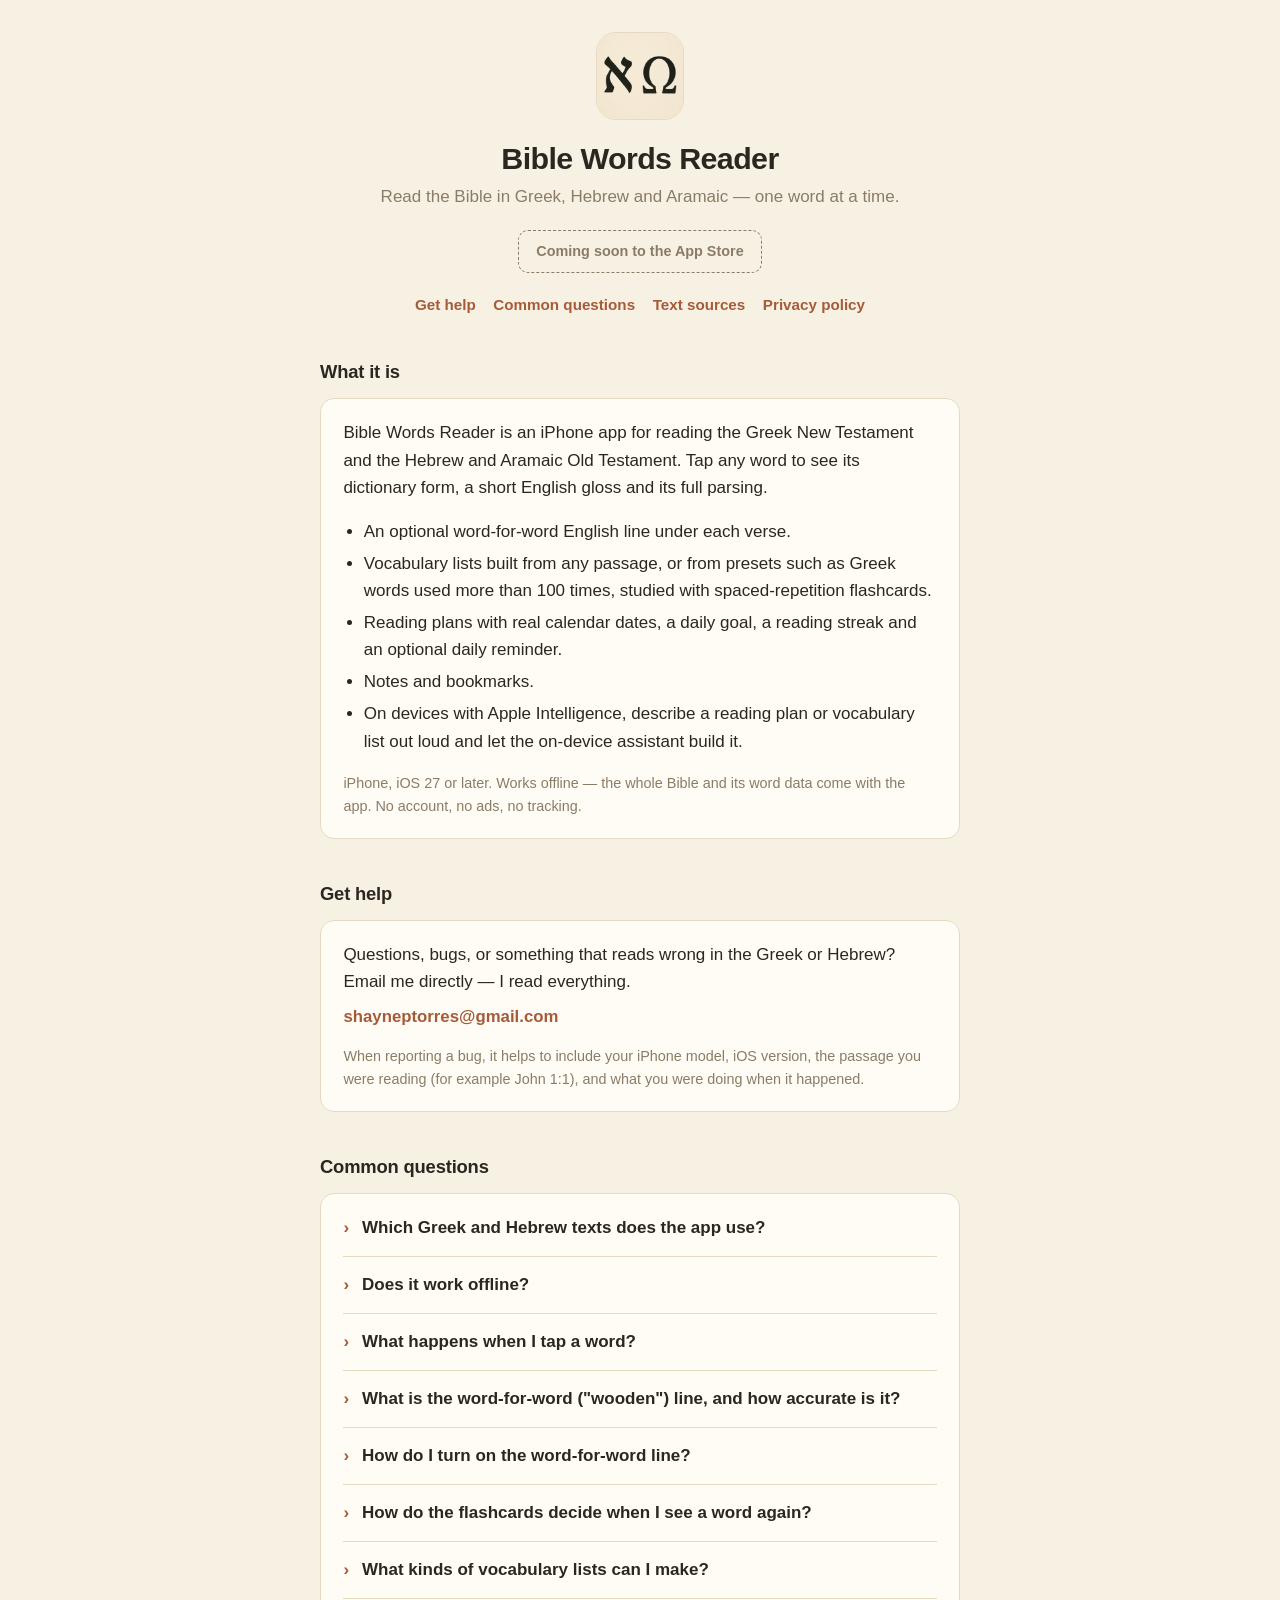
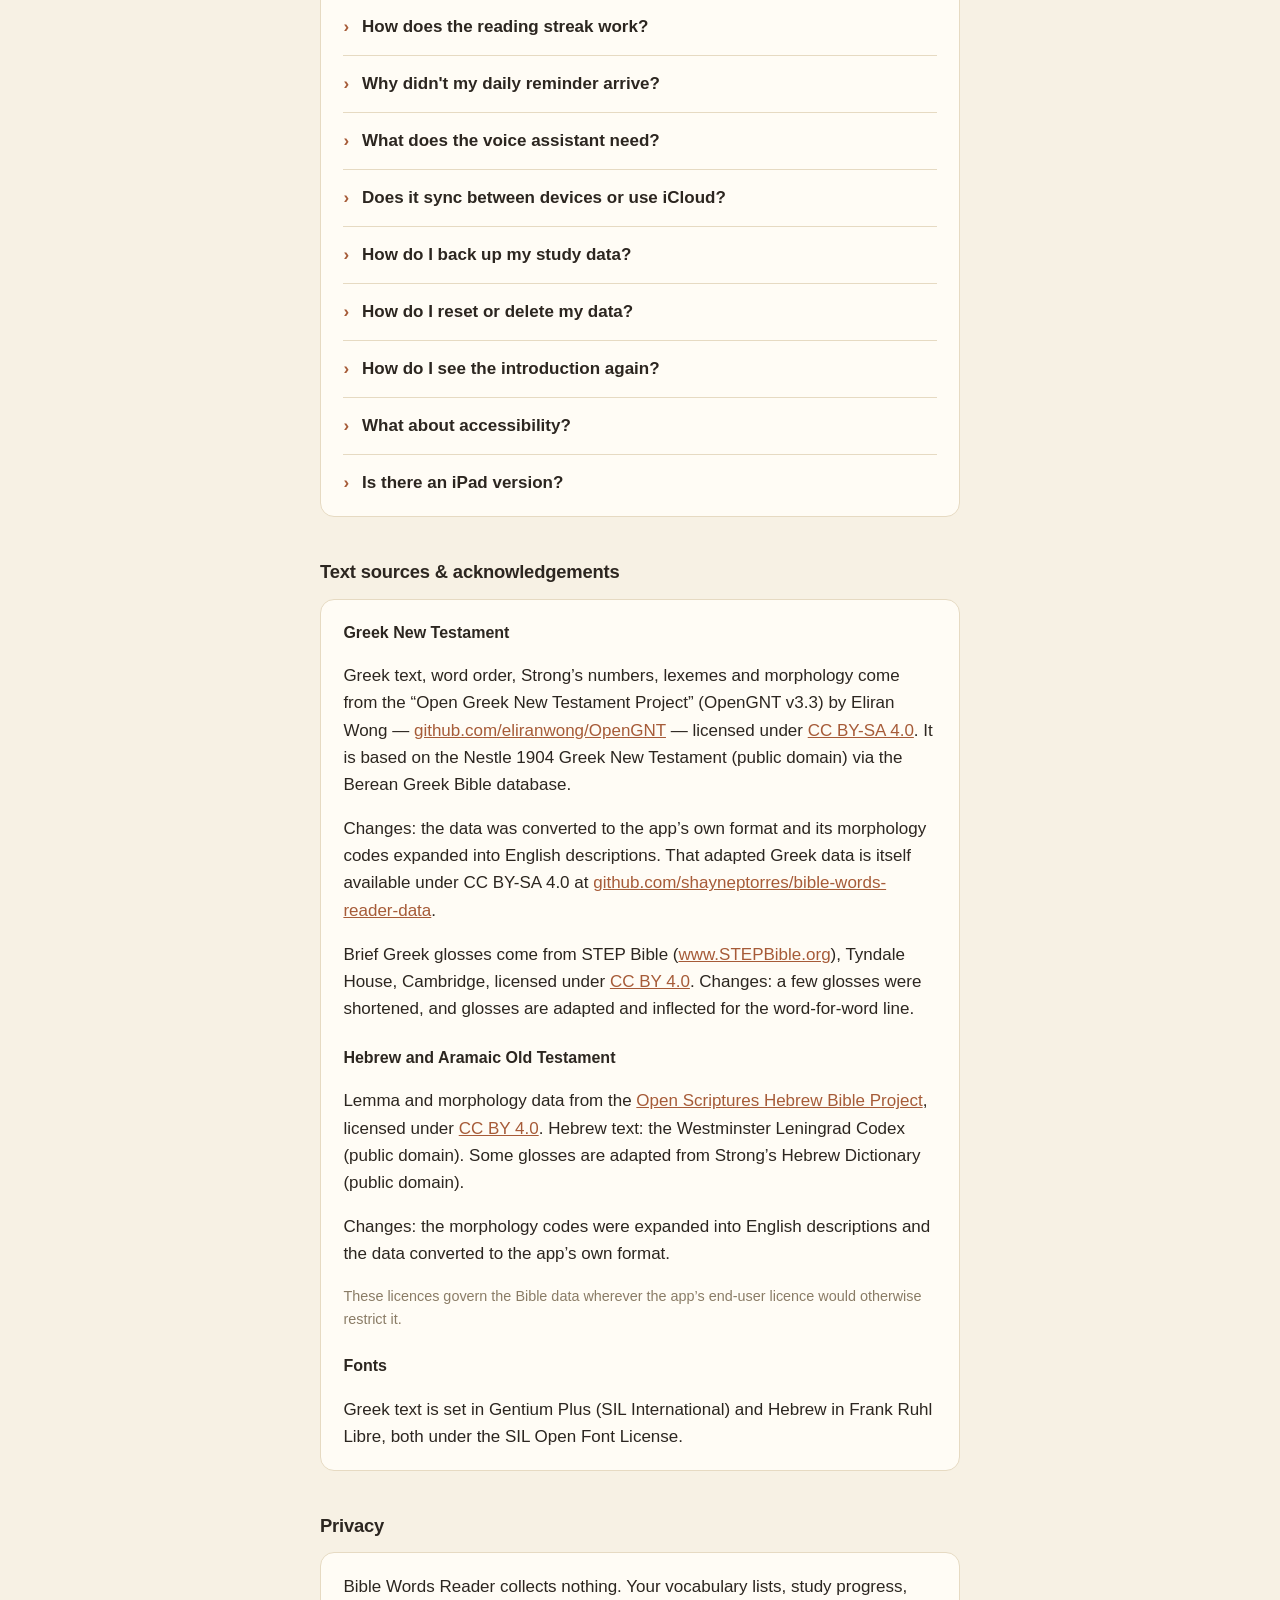
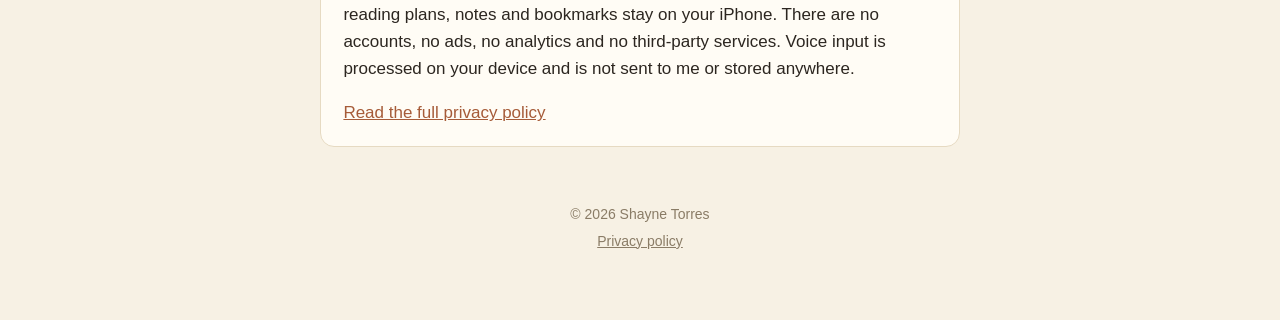
<file: index.html>
<!DOCTYPE html>
<html lang="en">
<head>
<meta charset="utf-8">
<meta name="viewport" content="width=device-width, initial-scale=1">
<title>Bible Words Reader — Support</title>
<meta name="description" content="Support, FAQ and privacy for Bible Words Reader, an iPhone app for reading the Bible in Greek, Hebrew and Aramaic.">
<meta name="theme-color" content="#F7F1E4" media="(prefers-color-scheme: light)">
<meta name="theme-color" content="#1C1813" media="(prefers-color-scheme: dark)">
<link rel="icon" type="image/png" href="assets/favicon-64.png">
<link rel="apple-touch-icon" href="assets/apple-touch-icon.png">
<link rel="stylesheet" href="style.css">
</head>
<body>
<main>

  <header>
    <picture>
      <source srcset="assets/icon-dark-256.png" media="(prefers-color-scheme: dark)">
      <img class="mark" src="assets/icon-256.png" width="88" height="88" alt="Bible Words Reader app icon">
    </picture>
    <h1>Bible Words Reader</h1>
    <p class="tagline">Read the Bible in Greek, Hebrew and Aramaic — one word at a time.</p>

    <!-- TODO(owner): replace this placeholder with Apple's official
         "Download on the App Store" badge linking to the apps.apple.com URL
         once the app is live. -->
    <span class="store-badge">Coming soon to the App Store</span>

    <nav aria-label="Sections">
      <a href="#help">Get help</a>
      <a href="#faq">Common questions</a>
      <a href="#sources">Text sources</a>
      <a href="privacy.html">Privacy policy</a>
    </nav>
  </header>

  <h2 id="about">What it is</h2>
  <div class="card">
    <p>
      Bible Words Reader is an iPhone app for reading the Greek New Testament and
      the Hebrew and Aramaic Old Testament. Tap any word to see its dictionary
      form, a short English gloss and its full parsing.
    </p>
    <ul>
      <li>An optional word-for-word English line under each verse.</li>
      <li>Vocabulary lists built from any passage, or from presets such as Greek
        words used more than 100 times, studied with spaced-repetition
        flashcards.</li>
      <li>Reading plans with real calendar dates, a daily goal, a reading streak
        and an optional daily reminder.</li>
      <li>Notes and bookmarks.</li>
      <li>On devices with Apple Intelligence, describe a reading plan or
        vocabulary list out loud and let the on-device assistant build it.</li>
    </ul>
    <p class="muted small">
      iPhone, iOS 27 or later. Works offline — the whole Bible and its word data
      come with the app. No account, no ads, no tracking.
    </p>
  </div>

  <h2 id="help">Get help</h2>
  <div class="card">
    <p style="margin:0">
      Questions, bugs, or something that reads wrong in the Greek or Hebrew?
      Email me directly — I read everything.
    </p>
    <a class="contact" href="mailto:shayneptorres@gmail.com?subject=Bible%20Words%20Reader%20Support">
      shayneptorres@gmail.com
    </a>
    <p style="margin:.9rem 0 0" class="small muted">
      When reporting a bug, it helps to include your iPhone model, iOS version,
      the passage you were reading (for example John 1:1), and what you were
      doing when it happened.
    </p>
  </div>

  <h2 id="faq">Common questions</h2>
  <div class="card">

    <details>
      <summary>Which Greek and Hebrew texts does the app use?</summary>
      <p>
        The Greek New Testament comes from the Open Greek New Testament
        (OpenGNT), based on the Nestle 1904 text, with glosses from STEP Bible.
        The Hebrew and Aramaic Old Testament, with its word-by-word parsing,
        comes from the Open Scriptures Hebrew Bible. Full credits and licences
        are under <a href="#sources">Text sources</a>.
      </p>
    </details>

    <details>
      <summary>Does it work offline?</summary>
      <p>
        Yes. The biblical text, dictionary forms, glosses and parsing are all
        bundled with the app, so reading, word lookups, flashcards, plans, notes
        and bookmarks all work without a connection. Only the optional links out
        to other apps and websites (such as YouVersion, BibleGateway or Logos)
        need the internet.
      </p>
    </details>

    <details>
      <summary>What happens when I tap a word?</summary>
      <p>
        You'll see the word's dictionary form (lemma), a short English gloss and
        its full parsing — part of speech plus tense, voice, mood, person,
        number, gender, case or stem as they apply.
      </p>
    </details>

    <details>
      <summary>What is the word-for-word ("wooden") line, and how accurate is it?</summary>
      <p>
        It's a rough English rendering of each word, kept in the original word
        order, so you can follow the Greek or Hebrew without switching to a
        translation. It's built from dictionary glosses and the verb's parsing,
        not written by a translator, so it reads awkwardly on purpose and is
        sometimes simply wrong. Narrative and letters read best; Hebrew poetry
        and the prophets are noticeably rougher. Treat it as a window into the
        source text, not a translation.
      </p>
    </details>

    <details>
      <summary>How do I turn on the word-for-word line?</summary>
      <p>
        It's off by default. In the reader, tap the <strong>Tools</strong>
        button (the grid of four squares), choose <strong>Reader
        settings</strong>, and switch on <strong>Show wooden
        translation</strong>. It appears in the <strong>Verse by verse</strong>
        layout, which you can pick in the same screen.
      </p>
    </details>

    <details>
      <summary>How do the flashcards decide when I see a word again?</summary>
      <p>
        After each card you rate how well you knew it. The schedule is a
        variant of the classic SM-2 method:
      </p>
      <ul>
        <li><strong>Good</strong> — first review in 1 day, then 6 days, then
          the gap grows by the word's ease (up to 2.5×) each time.</li>
        <li><strong>Easy</strong> — a new word jumps straight to 4 days, and
          known words grow faster than with Good.</li>
        <li><strong>Hard</strong> — still counts as remembered, but the gap only
          grows a little and the word gets slightly harder to space out.</li>
        <li><strong>Again</strong> — the word comes back tomorrow and its gaps
          grow more slowly from then on.</li>
      </ul>
    </details>

    <details>
      <summary>What kinds of vocabulary lists can I make?</summary>
      <p>
        Build a list from any passage — a chapter, a book or a range — or start
        from a preset: Greek or Hebrew words that occur more than 100, 75, 50,
        25, 10 or 5 times. On devices with Apple Intelligence you can also
        describe the list you want out loud.
      </p>
    </details>

    <details>
      <summary>How does the reading streak work?</summary>
      <p>
        Any day you mark reading counts toward your streak. You get one
        "freeze" a month, which covers a single missed day so one busy day
        doesn't erase a long run. Your longest streak is kept even after a
        streak ends.
      </p>
    </details>

    <details>
      <summary>Why didn't my daily reminder arrive?</summary>
      <ul>
        <li><strong>Notifications are off.</strong> If you declined the
          permission, the reminder settings say so and offer a shortcut to iOS
          Settings to turn notifications back on for the app.</li>
        <li><strong>You already read that day.</strong> The reminder is skipped
          on purpose on days that already have reading.</li>
        <li><strong>You haven't opened the app for a while.</strong> The
          reminder is scheduled one day at a time and refreshed whenever you
          open the app or record reading, so after a stretch away it resumes
          once you open the app again.</li>
        <li><strong>A Focus mode or Scheduled Summary</strong> may be holding
          it back — check iOS Settings → Notifications.</li>
      </ul>
    </details>

    <details>
      <summary>What does the voice assistant need?</summary>
      <p>
        An iPhone that supports Apple Intelligence, with Apple Intelligence
        turned on and its on-device model finished downloading. It also asks
        for microphone and speech-recognition permission the first time you use
        it. Speech is transcribed on your device and requests are handled by
        Apple's on-device model — nothing is sent to me or to any server. If
        your device can't run it, the voice options are hidden or explained and
        you can build lists and plans by hand as usual.
      </p>
    </details>

    <details>
      <summary>Does it sync between devices or use iCloud?</summary>
      <p>
        No. There's no account and no iCloud sync — your lists, study progress,
        plans, notes and bookmarks live only on the iPhone where you created
        them.
      </p>
    </details>

    <details>
      <summary>How do I back up my study data?</summary>
      <p>
        The app has no export or sync of its own. Your data is included in your
        iPhone's regular backup (iCloud Backup, or a backup to a Mac or PC), so
        restoring your iPhone — or setting up a new one — from a backup brings
        it back.
      </p>
    </details>

    <details>
      <summary>How do I reset or delete my data?</summary>
      <p>
        Swipe to delete individual vocabulary lists, reading plans, notes or
        bookmarks. To erase everything at once, delete the app from your iPhone
        — that removes all of its data. (Restoring an older iPhone backup can
        bring that data back.)
      </p>
    </details>

    <details>
      <summary>How do I see the introduction again?</summary>
      <p>
        Tap <strong>Tools</strong> (the grid of four squares) →
        <strong>Settings</strong>, then under <strong>Help</strong> choose
        <strong>Show Onboarding</strong>. The reading plans and vocabulary tours
        are there too. Replaying a tour doesn't change your reading position,
        plans or goal.
      </p>
    </details>

    <details>
      <summary>What about accessibility?</summary>
      <p>
        You can change the reading text size under <strong>Reader
        settings</strong>, and the app follows your system light or dark
        appearance. If something is hard to use with VoiceOver, larger text or
        any other accessibility setting, please <a href="#help">email me</a> —
        I'd like to fix it.
      </p>
    </details>

    <details>
      <summary>Is there an iPad version?</summary>
      <p>
        Not yet — Bible Words Reader is designed for iPhone for now.
      </p>
    </details>

  </div>

  <h2 id="sources">Text sources &amp; acknowledgements</h2>
  <div class="card">
    <h3>Greek New Testament</h3>
    <p>
      Greek text, word order, Strong&rsquo;s numbers, lexemes and morphology come from
      the &ldquo;Open Greek New Testament Project&rdquo; (OpenGNT v3.3) by Eliran Wong
      &mdash; <a href="https://github.com/eliranwong/OpenGNT">github.com/eliranwong/OpenGNT</a>
      &mdash; licensed under
      <a href="https://creativecommons.org/licenses/by-sa/4.0/">CC BY-SA 4.0</a>.
      It is based on the Nestle 1904 Greek New Testament (public domain) via the
      Berean Greek Bible database.
    </p>
    <p>
      Changes: the data was converted to the app&rsquo;s own format and its morphology
      codes expanded into English descriptions. That adapted Greek data is itself
      available under CC BY-SA 4.0 at
      <a href="https://github.com/shayneptorres/bible-words-reader-data">github.com/shayneptorres/bible-words-reader-data</a>.
    </p>
    <p>
      Brief Greek glosses come from STEP Bible
      (<a href="https://www.STEPBible.org">www.STEPBible.org</a>), Tyndale House,
      Cambridge, licensed under
      <a href="https://creativecommons.org/licenses/by/4.0/">CC BY 4.0</a>.
          Changes: a few glosses were shortened, and glosses are adapted and inflected
      for the word-for-word line.
    </p>

    <h3>Hebrew and Aramaic Old Testament</h3>
    <p>
      Lemma and morphology data from the
      <a href="https://github.com/openscriptures/morphhb">Open Scriptures Hebrew Bible Project</a>,
      licensed under <a href="https://creativecommons.org/licenses/by/4.0/">CC BY 4.0</a>.
      Hebrew text: the Westminster Leningrad Codex (public domain). Some glosses are
      adapted from Strong&rsquo;s Hebrew Dictionary (public domain).
    </p>
    <p>
      Changes: the morphology codes were expanded into English descriptions and the
      data converted to the app&rsquo;s own format.
    </p>

    <p class="muted small">
      These licences govern the Bible data wherever the app&rsquo;s end-user licence
      would otherwise restrict it.
    </p>

    <h3>Fonts</h3>
    <p>
      Greek text is set in Gentium Plus (SIL International) and Hebrew in Frank
      Ruhl Libre, both under the SIL Open Font License.
    </p>
  </div>

  <h2 id="privacy">Privacy</h2>
  <div class="card">
    <p>
      Bible Words Reader collects nothing. Your vocabulary lists, study progress,
      reading plans, notes and bookmarks stay on your iPhone. There are no
      accounts, no ads, no analytics and no third-party services. Voice input is
      processed on your device and is not sent to me or stored anywhere.
    </p>
    <p><a href="privacy.html">Read the full privacy policy</a></p>
  </div>

  <footer>
    <p>© 2026 Shayne Torres</p>
    <p><a href="privacy.html">Privacy policy</a></p>
  </footer>

</main>
</body>
</html>
</file>
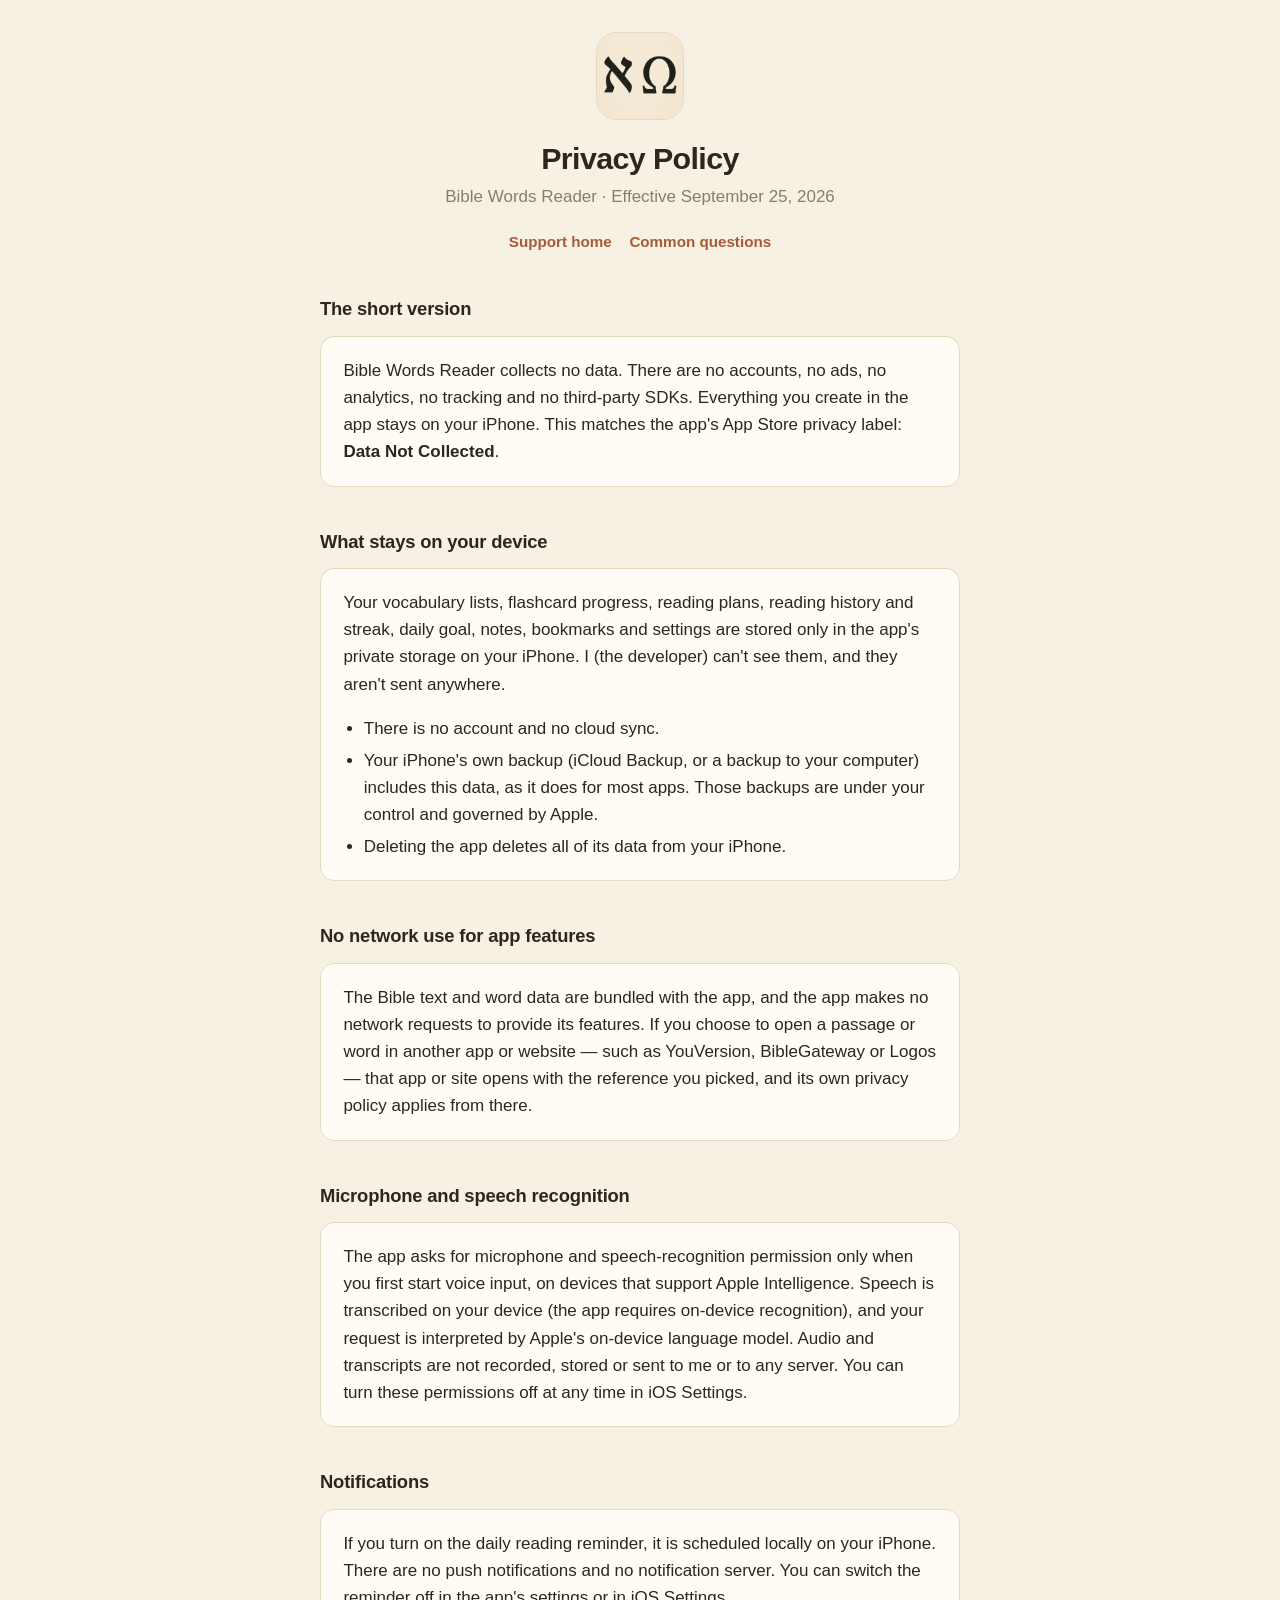
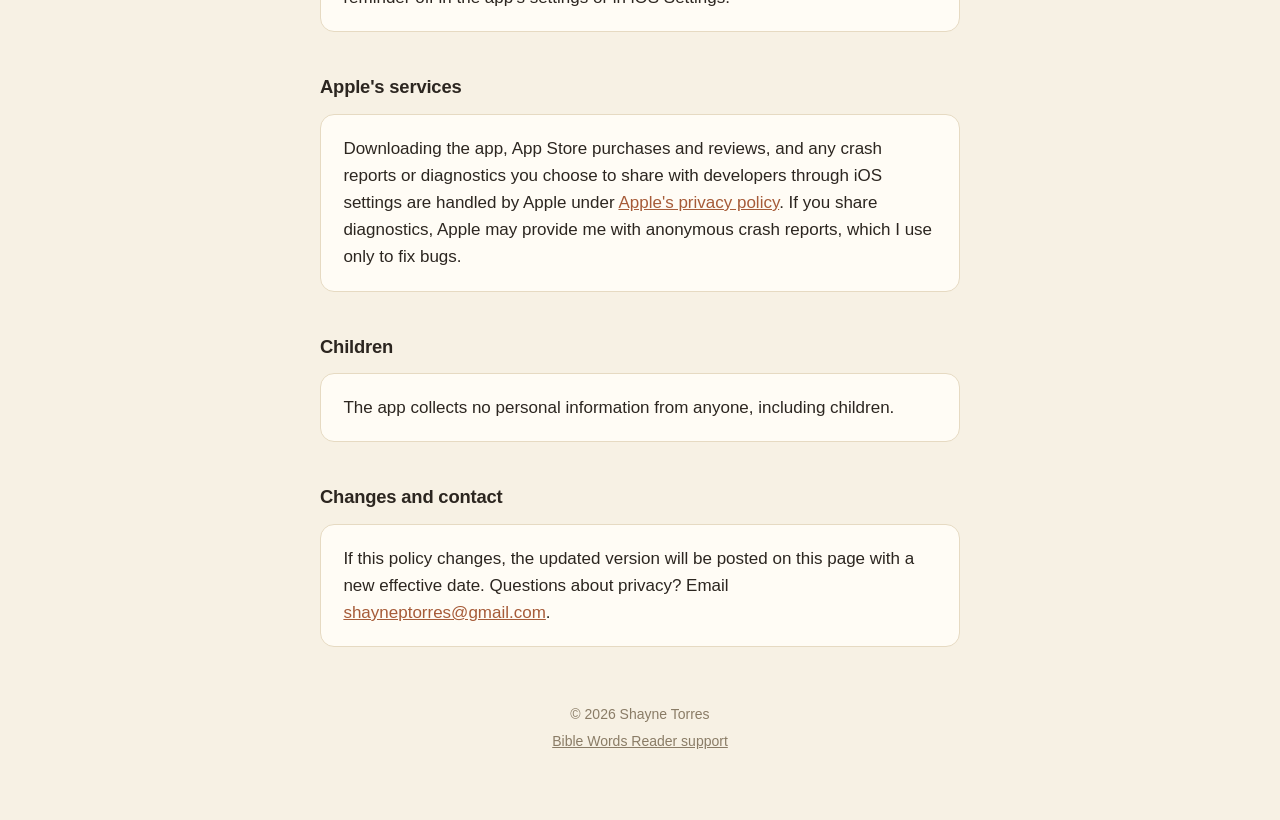
<file: privacy.html>
<!DOCTYPE html>
<html lang="en">
<head>
<meta charset="utf-8">
<meta name="viewport" content="width=device-width, initial-scale=1">
<title>Bible Words Reader — Privacy Policy</title>
<meta name="description" content="Privacy policy for Bible Words Reader. The app collects no data.">
<meta name="theme-color" content="#F7F1E4" media="(prefers-color-scheme: light)">
<meta name="theme-color" content="#1C1813" media="(prefers-color-scheme: dark)">
<link rel="icon" type="image/png" href="assets/favicon-64.png">
<link rel="apple-touch-icon" href="assets/apple-touch-icon.png">
<link rel="stylesheet" href="style.css">
</head>
<body>
<main>

  <header>
    <a href="./">
      <picture>
        <source srcset="assets/icon-dark-256.png" media="(prefers-color-scheme: dark)">
        <img class="mark" src="assets/icon-256.png" width="88" height="88" alt="Bible Words Reader — back to support">
      </picture>
    </a>
    <h1>Privacy Policy</h1>
    <p class="tagline">Bible Words Reader · Effective September 25, 2026</p>
    <nav aria-label="Sections">
      <a href="./">Support home</a>
      <a href="./#faq">Common questions</a>
    </nav>
  </header>

  <h2>The short version</h2>
  <div class="card">
    <p>
      Bible Words Reader collects no data. There are no accounts, no ads, no
      analytics, no tracking and no third-party SDKs. Everything you create in
      the app stays on your iPhone. This matches the app's App Store privacy
      label: <strong>Data Not Collected</strong>.
    </p>
  </div>

  <h2>What stays on your device</h2>
  <div class="card">
    <p>
      Your vocabulary lists, flashcard progress, reading plans, reading history
      and streak, daily goal, notes, bookmarks and settings are stored only in
      the app's private storage on your iPhone. I (the developer) can't see
      them, and they aren't sent anywhere.
    </p>
    <ul>
      <li>There is no account and no cloud sync.</li>
      <li>Your iPhone's own backup (iCloud Backup, or a backup to your computer)
        includes this data, as it does for most apps. Those backups are under
        your control and governed by Apple.</li>
      <li>Deleting the app deletes all of its data from your iPhone.</li>
    </ul>
  </div>

  <h2>No network use for app features</h2>
  <div class="card">
    <p>
      The Bible text and word data are bundled with the app, and the app makes
      no network requests to provide its features. If you choose to open a
      passage or word in another app or website — such as YouVersion,
      BibleGateway or Logos — that app or site opens with the reference you
      picked, and its own privacy policy applies from there.
    </p>
  </div>

  <h2>Microphone and speech recognition</h2>
  <div class="card">
    <p>
      The app asks for microphone and speech-recognition permission only when
      you first start voice input, on devices that support Apple Intelligence.
      Speech is transcribed on your device (the app requires on-device
      recognition), and your request is interpreted by Apple's on-device
      language model. Audio and transcripts are not recorded, stored or sent to
      me or to any server. You can turn these permissions off at any time in
      iOS Settings.
    </p>
  </div>

  <h2>Notifications</h2>
  <div class="card">
    <p>
      If you turn on the daily reading reminder, it is scheduled locally on your
      iPhone. There are no push notifications and no notification server. You
      can switch the reminder off in the app's settings or in iOS Settings.
    </p>
  </div>

  <h2>Apple's services</h2>
  <div class="card">
    <p>
      Downloading the app, App Store purchases and reviews, and any crash
      reports or diagnostics you choose to share with developers through iOS
      settings are handled by Apple under
      <a href="https://www.apple.com/legal/privacy/">Apple's privacy policy</a>.
      If you share diagnostics, Apple may provide me with anonymous crash
      reports, which I use only to fix bugs.
    </p>
  </div>

  <h2>Children</h2>
  <div class="card">
    <p>
      The app collects no personal information from anyone, including
      children.
    </p>
  </div>

  <h2>Changes and contact</h2>
  <div class="card">
    <p>
      If this policy changes, the updated version will be posted on this page
      with a new effective date. Questions about privacy? Email
      <a href="mailto:shayneptorres@gmail.com?subject=Bible%20Words%20Reader%20Privacy">shayneptorres@gmail.com</a>.
    </p>
  </div>

  <footer>
    <p>© 2026 Shayne Torres</p>
    <p><a href="./">Bible Words Reader support</a></p>
  </footer>

</main>
</body>
</html>
</file>
<file: style.css>
/* Bible Words Reader support site. No build step, no external resources. */

:root {
  --accent: #A65B38;
  --bg: #F7F1E4;
  --surface: #FFFCF5;
  --text: #2C2620;
  --text-secondary: #8A7C66;
  --hairline: #E6DAC2;
  color-scheme: light dark;
}
@media (prefers-color-scheme: dark) {
  :root {
    --accent: #CB7E55;
    --bg: #1C1813;
    --surface: #26211A;
    --text: #EDE6D8;
    --text-secondary: #A99B82;
    --hairline: #3A332A;
  }
}

* { box-sizing: border-box; }

html { -webkit-text-size-adjust: 100%; }

body {
  margin: 0;
  padding: 2rem 1rem 4rem;
  background: var(--bg);
  color: var(--text);
  font: 17px/1.6 -apple-system, BlinkMacSystemFont, "Segoe UI", Roboto,
        Helvetica, Arial, sans-serif;
  -webkit-font-smoothing: antialiased;
  overflow-wrap: break-word;
}

main { max-width: 640px; margin: 0 auto; }

header { text-align: center; margin-bottom: 2.5rem; }

.mark {
  display: block;
  width: 88px; height: 88px;
  margin: 0 auto 1.25rem;
  border-radius: 20px;
  border: 1px solid var(--hairline);
}

h1 { font-size: 1.9rem; line-height: 1.2; margin: 0 0 .4rem; letter-spacing: -.02em; }
.tagline { color: var(--text-secondary); margin: 0; }

nav {
  display: flex; flex-wrap: wrap; justify-content: center; gap: .35rem 1.1rem;
  margin: 1.25rem 0 0; font-size: .95rem;
}
nav a { text-decoration: none; font-weight: 600; }
nav a:hover { text-decoration: underline; }

h2 {
  font-size: 1.15rem;
  margin: 2.5rem 0 .75rem;
  letter-spacing: -.01em;
  scroll-margin-top: 1rem;
}
h3 { font-size: 1rem; margin: 1.4rem 0 .35rem; }
h3:first-child { margin-top: 0; }

.card {
  background: var(--surface);
  border: 1px solid var(--hairline);
  border-radius: 14px;
  padding: 1.25rem 1.4rem;
}
.card + .card { margin-top: .75rem; }
.card > p:first-child, .card > ul:first-child { margin-top: 0; }
.card > p:last-child, .card > ul:last-child { margin-bottom: 0; }

.muted { color: var(--text-secondary); }
.small { font-size: .9rem; }

a { color: var(--accent); }

ul { padding-left: 1.2em; }
li + li { margin-top: .3rem; }

.contact {
  display: inline-block;
  margin-top: .5rem;
  font-size: 1.05rem;
  font-weight: 600;
  text-decoration: none;
}
.contact:hover { text-decoration: underline; }

/* Placeholder until the app is live. Swap for Apple's official badge. */
.store-badge {
  display: inline-block;
  margin-top: 1.25rem;
  padding: .55rem 1.1rem;
  border-radius: 10px;
  border: 1px dashed var(--text-secondary);
  color: var(--text-secondary);
  font-size: .9rem;
  font-weight: 600;
}

details { border-top: 1px solid var(--hairline); padding: .9rem 0; }
details:first-of-type { border-top: none; padding-top: 0; }
details:last-of-type { padding-bottom: 0; }
summary {
  cursor: pointer;
  font-weight: 600;
  list-style: none;
  padding-left: 1.1em;
  text-indent: -1.1em;
}
summary::-webkit-details-marker { display: none; }
summary::before {
  content: "›";
  display: inline-block;
  width: 1.1em;
  text-indent: 0;
  color: var(--accent);
  font-weight: 700;
  transition: transform .15s ease;
}
details[open] summary::before { transform: rotate(90deg); }
details p, details ul { margin: .6rem 0 0 1.1em; color: var(--text-secondary); }
details strong { color: var(--text); font-weight: 600; }

.todo {
  border-left: 3px solid var(--accent);
  padding-left: .8rem;
  color: var(--text-secondary);
  font-style: italic;
}

footer {
  margin-top: 3.5rem;
  text-align: center;
  color: var(--text-secondary);
  font-size: .875rem;
}
footer a { color: var(--text-secondary); }
footer p { margin: .25rem 0; }

@media (prefers-reduced-motion: reduce) {
  summary::before { transition: none; }
}
</file>
